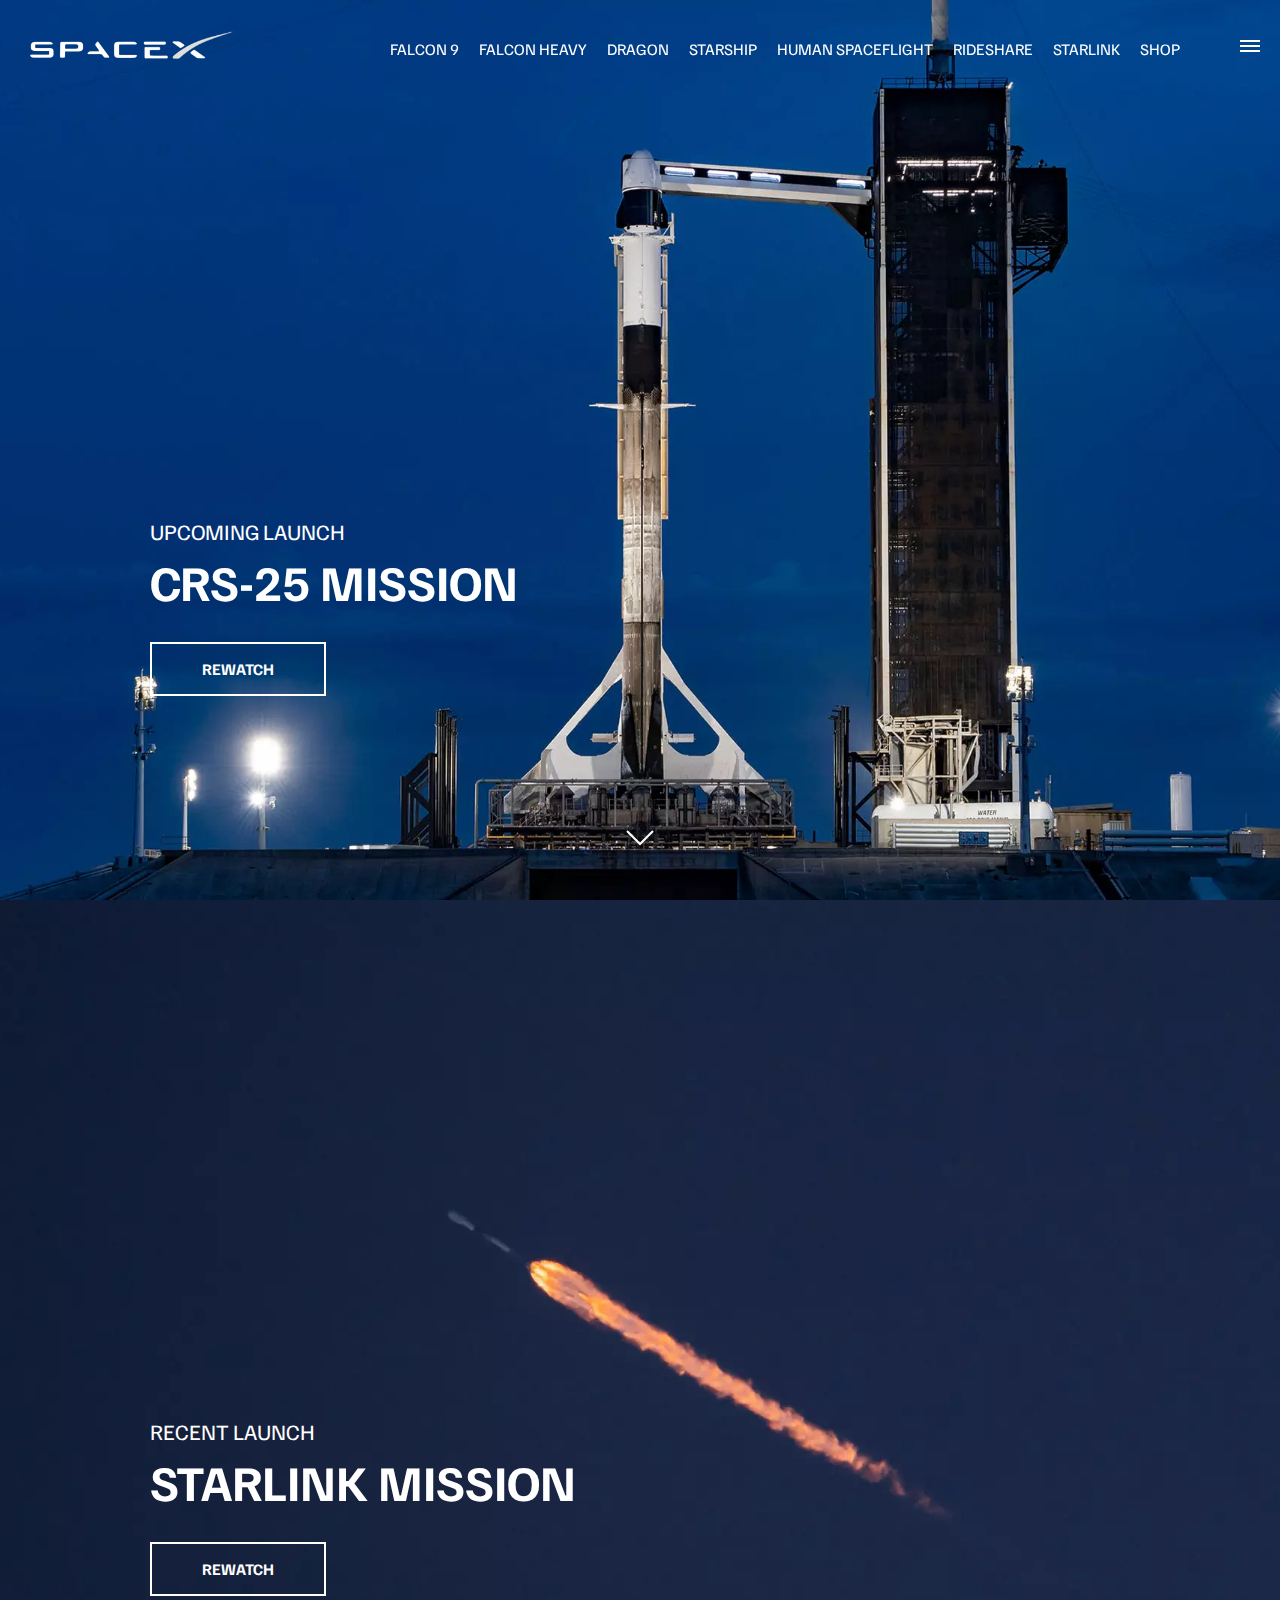
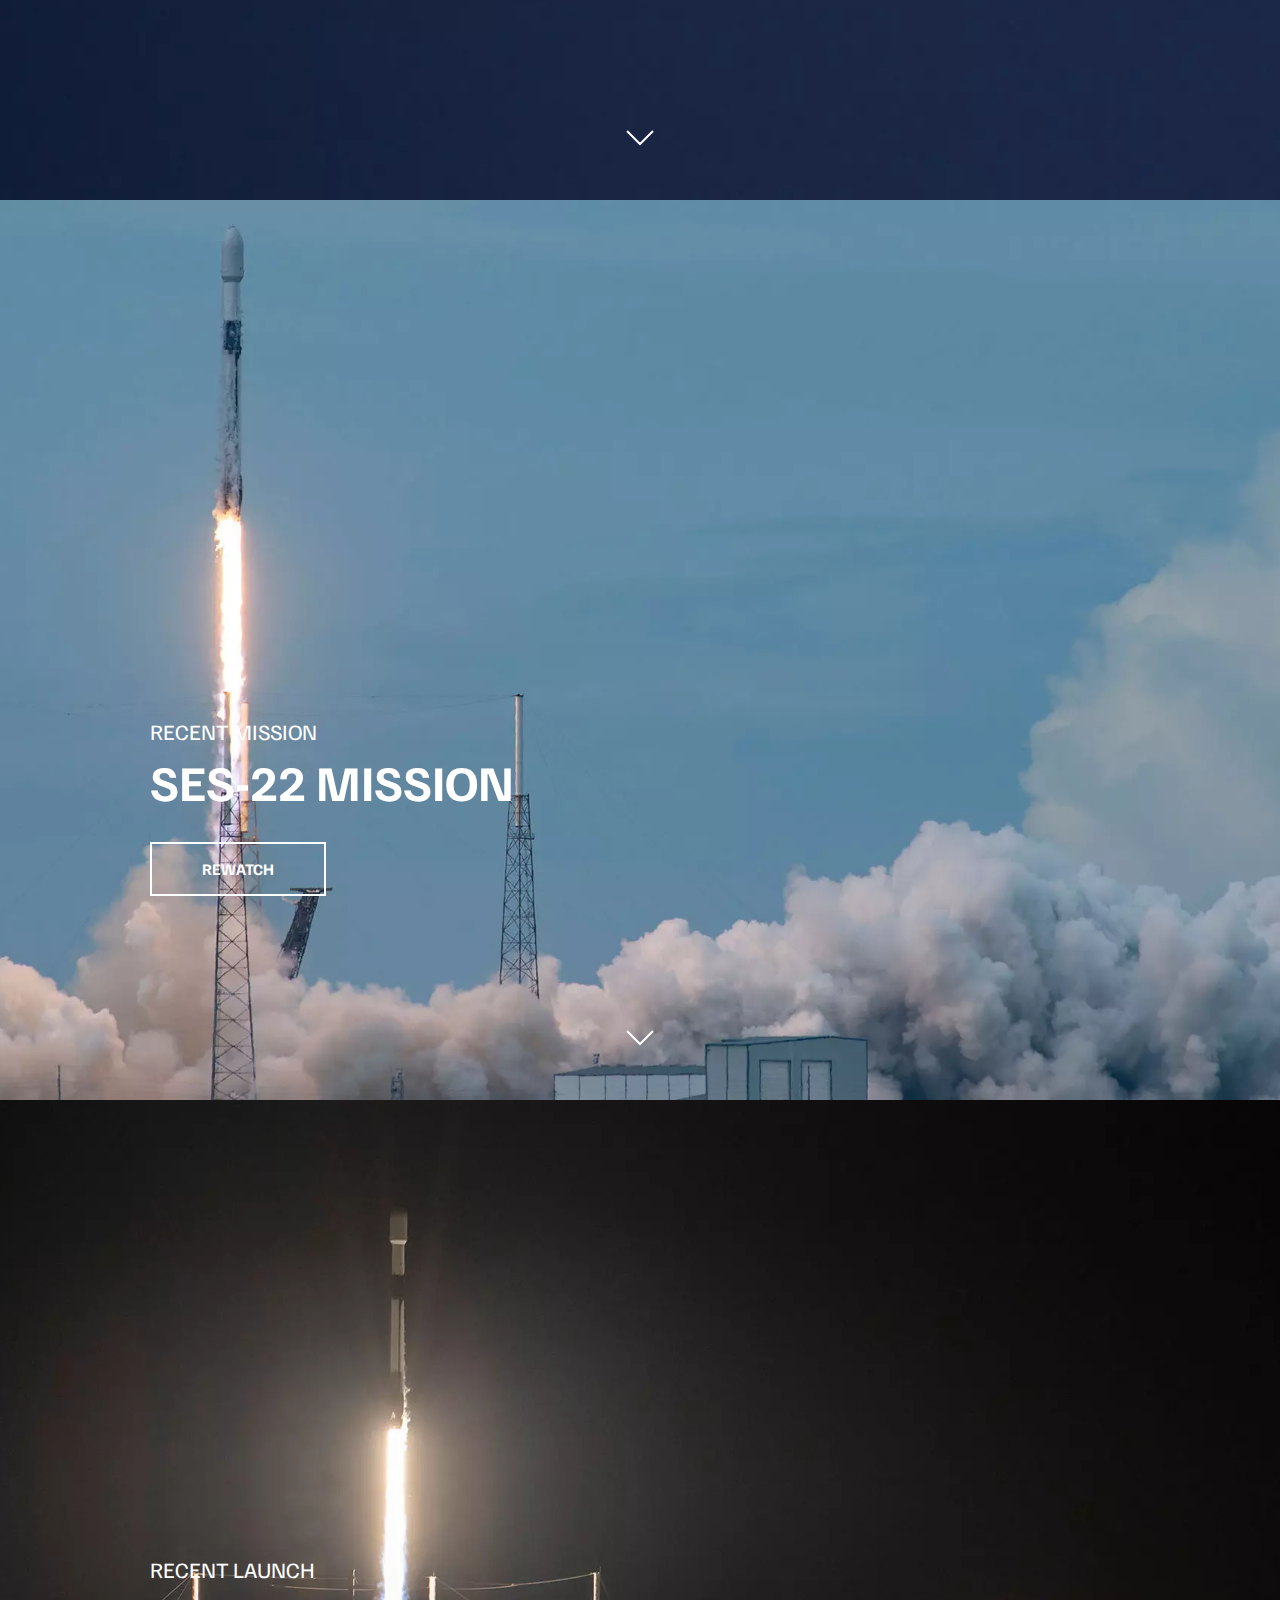
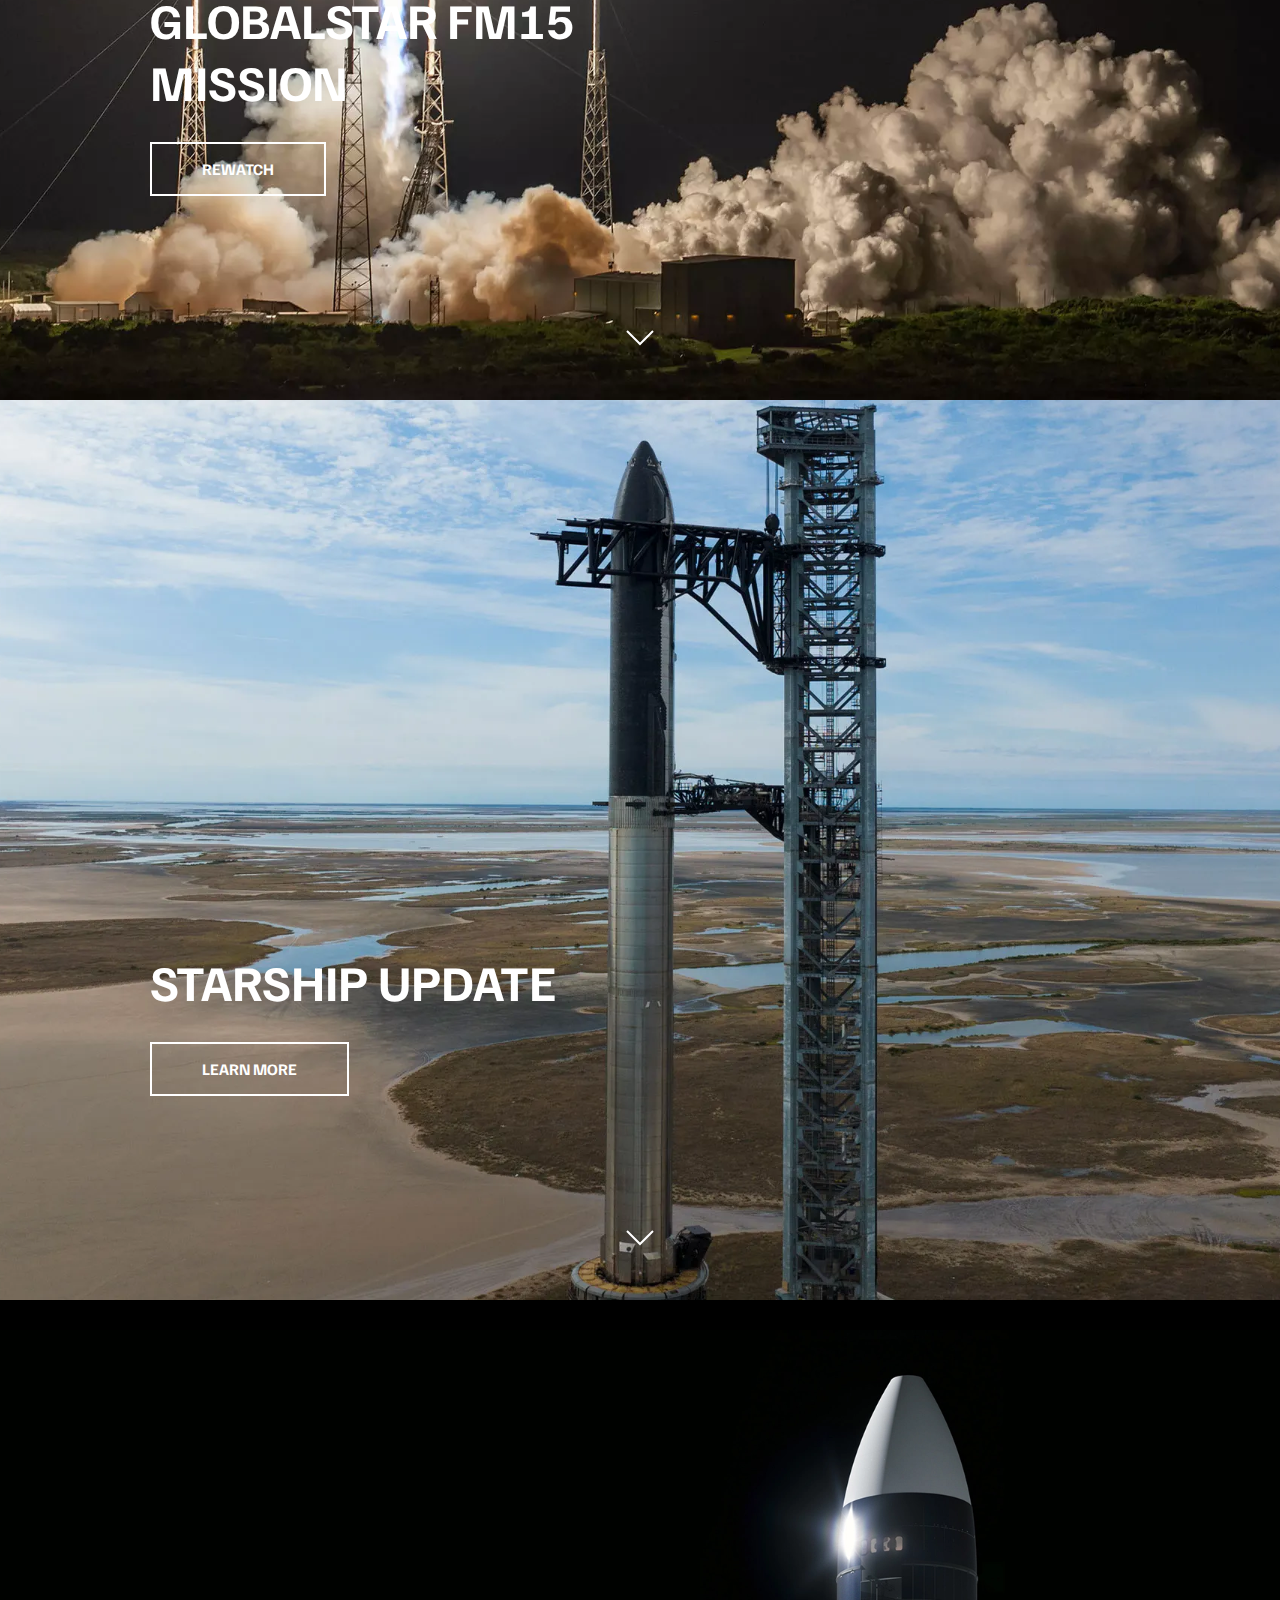
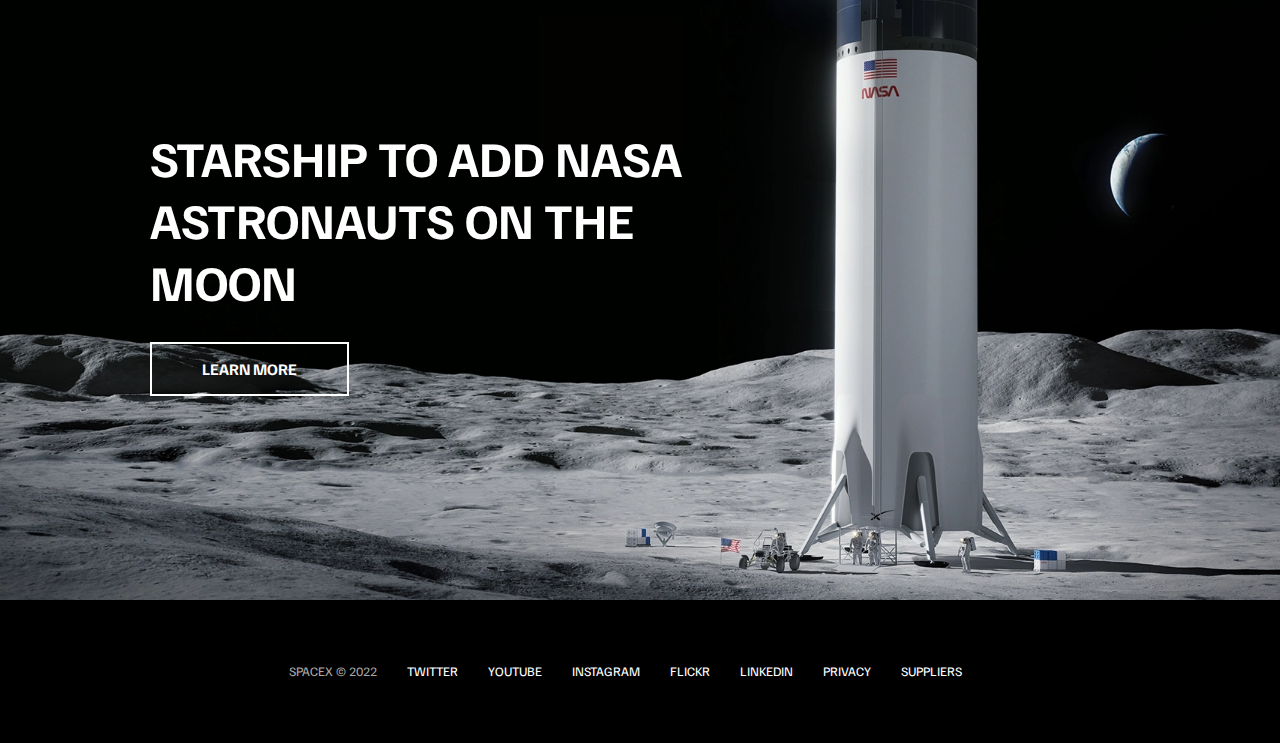
<file: index.html>
<!DOCTYPE html>
<html lang="en">
<head>
    <meta charset="UTF-8">
    <meta http-equiv="X-UA-Compatible" content="IE=edge">
    <meta name="viewport" content="width=device-width, initial-scale=1.0">
    <link rel="stylesheet" href="css/styles.css">
    <link rel="spacex icon" type="image/jpg" href="img/favicon.ico"/>
    <script src="js/script.js" defer></script>
    <title>SpaceX</title>
</head>
<body>
    <div id="overlay"></div>
    <div id="mobile-menu" class="mobile-main-menu">
        <ul>
            <li><a href="#">Mission</a></li>
            <li><a href="#">Launches</a></li>
            <li><a href="#">Careers</a></li>
            <li><a href="#">Updates</a></li>
            <li><a href="#">Shop</a></li>

            <li class="mobile-only"><a href="falcon9.html">Falcon 9</a></li>
            <li class="mobile-only"><a href="falcon-heavy.html">Falcon Heavy</a></li>
            <li class="mobile-only"><a href="dragon.html">Dragon</a></li>
            <li class="mobile-only"><a href="#">Starship</a></li>
            <li class="mobile-only"><a href="#">Human Spaceflight</a></li>
            <li class="mobile-only"><a href="#">Rideshare</a></li>
            <li class="mobile-only"><a href="#">Starlink</a></li>
            <li class="mobile-only"><a href="#">Shop</a></li>
        </ul>
    </div>
    <header class="main-header">
        <div class="logo">
            <a href="index.html">
                <img src="img/logo.png" alt="SpaceX" />
            </a>
        </div>
        <nav class="desktop-main-menu">
            <ul>
                <li><a href="falcon9.html">Falcon 9</a></li>
                <li><a href="falcon-heavy.html">Falcon Heavy</a></li>
                <li><a href="dragon.html">Dragon</a></li>
                <li><a href="#">Starship</a></li>
                <li><a href="#">Human Spaceflight</a></li>
                <li><a href="#">Rideshare</a></li>
                <li><a href="#">Starlink</a></li>
                <li><a href="#">Shop</a></li>
            </ul>
        </nav>
    </header>

    <!-- Hamburger Menu -->
    <button id="menu-btn" class="hamburger" type="button">
        <span class="hamburger-top"></span>
        <span class="hamburger-middle"></span>
        <span class="hamburger-bottom"></span>
    </button>

    <!-- Section A -->
    <section class="section-a">
        <div class="section-inner">
            <h4>Upcoming Launch</h4>
            <h2>CRS-25 Mission</h2>
            <a href="#" class="btn">
                <div class="hover"></div>
                <span>Rewatch</span>
            </a>
        </div>

        <div class="scroll-arrow">
            <svg width="30px" height="20px">
                <path
                  stroke="#ffffff"
                  fill="none"
                  stroke-width="2px"
                  d="M2.000,5.000 L15.000,18.000 L28.000,5.000 "
                ></path>
              </svg>
        </div>
    </section>

     <!-- Section B -->
     <section class="section-b">
        <div class="section-inner">
            <h4>Recent Launch</h4>
            <h2>Starlink Mission</h2>
            <a href="#" class="btn">
                <div class="hover"></div>
                <span>Rewatch</span>
            </a>
        </div>

        <div class="scroll-arrow">
            <svg width="30px" height="20px">
                <path
                  stroke="#ffffff"
                  fill="none"
                  stroke-width="2px"
                  d="M2.000,5.000 L15.000,18.000 L28.000,5.000 "
                ></path>
              </svg>
        </div>
    </section>

    <!-- Section C -->
    <section class="section-c">
        <div class="section-inner">
            <h4>Recent Mission</h4>
            <h2>SES-22 Mission</h2>
            <a href="#" class="btn">
                <div class="hover"></div>
                <span>Rewatch</span>
            </a>
        </div>

        <div class="scroll-arrow">
            <svg width="30px" height="20px">
                <path
                  stroke="#ffffff"
                  fill="none"
                  stroke-width="2px"
                  d="M2.000,5.000 L15.000,18.000 L28.000,5.000 "
                ></path>
              </svg>
        </div>
    </section>

    <!-- Section D -->
    <section class="section-d">
        <div class="section-inner">
            <h4>Recent Launch</h4>
            <h2>Globalstar FM15 Mission</h2>
            <a href="#" class="btn">
                <div class="hover"></div>
                <span>Rewatch</span>
            </a>
        </div>

        <div class="scroll-arrow">
            <svg width="30px" height="20px">
                <path
                  stroke="#ffffff"
                  fill="none"
                  stroke-width="2px"
                  d="M2.000,5.000 L15.000,18.000 L28.000,5.000 "
                ></path>
              </svg>
        </div>
    </section>

    <!-- Section E -->
    <section class="section-e">
        <div class="section-inner">
            <!-- <h4>Upcoming Launch</h4> -->
            <h2>Starship Update</h2>
            <a href="#" class="btn">
                <div class="hover"></div>
                <span>Learn more</span>
            </a>
        </div>

        <div class="scroll-arrow">
            <svg width="30px" height="20px">
                <path
                  stroke="#ffffff"
                  fill="none"
                  stroke-width="2px"
                  d="M2.000,5.000 L15.000,18.000 L28.000,5.000 "
                ></path>
              </svg>
        </div>
    </section>

    <!-- Section F -->
    <section class="section-f">
        <div class="section-inner">
            <h2>Starship to add NASA astronauts on the moon</h2>
            <a href="#" class="btn">
                <div class="hover"></div>
                <span>Learn more</span>
            </a>
        </div>
    </section>

    <footer>
        <ul>
            <li>SpaceX &copy; 2022</li>
            <li><a href="#">Twitter</a></li>
            <li><a href="#">Youtube</a></li>
            <li><a href="#">Instagram</a></li>
            <li><a href="#">Flickr</a></li>
            <li><a href="#">LinkedIn</a></li>
            <li><a href="#">Privacy</a></li>
            <li><a href="#">Suppliers</a></li>
        </ul>
    </footer>
</body>
</html>
</file>
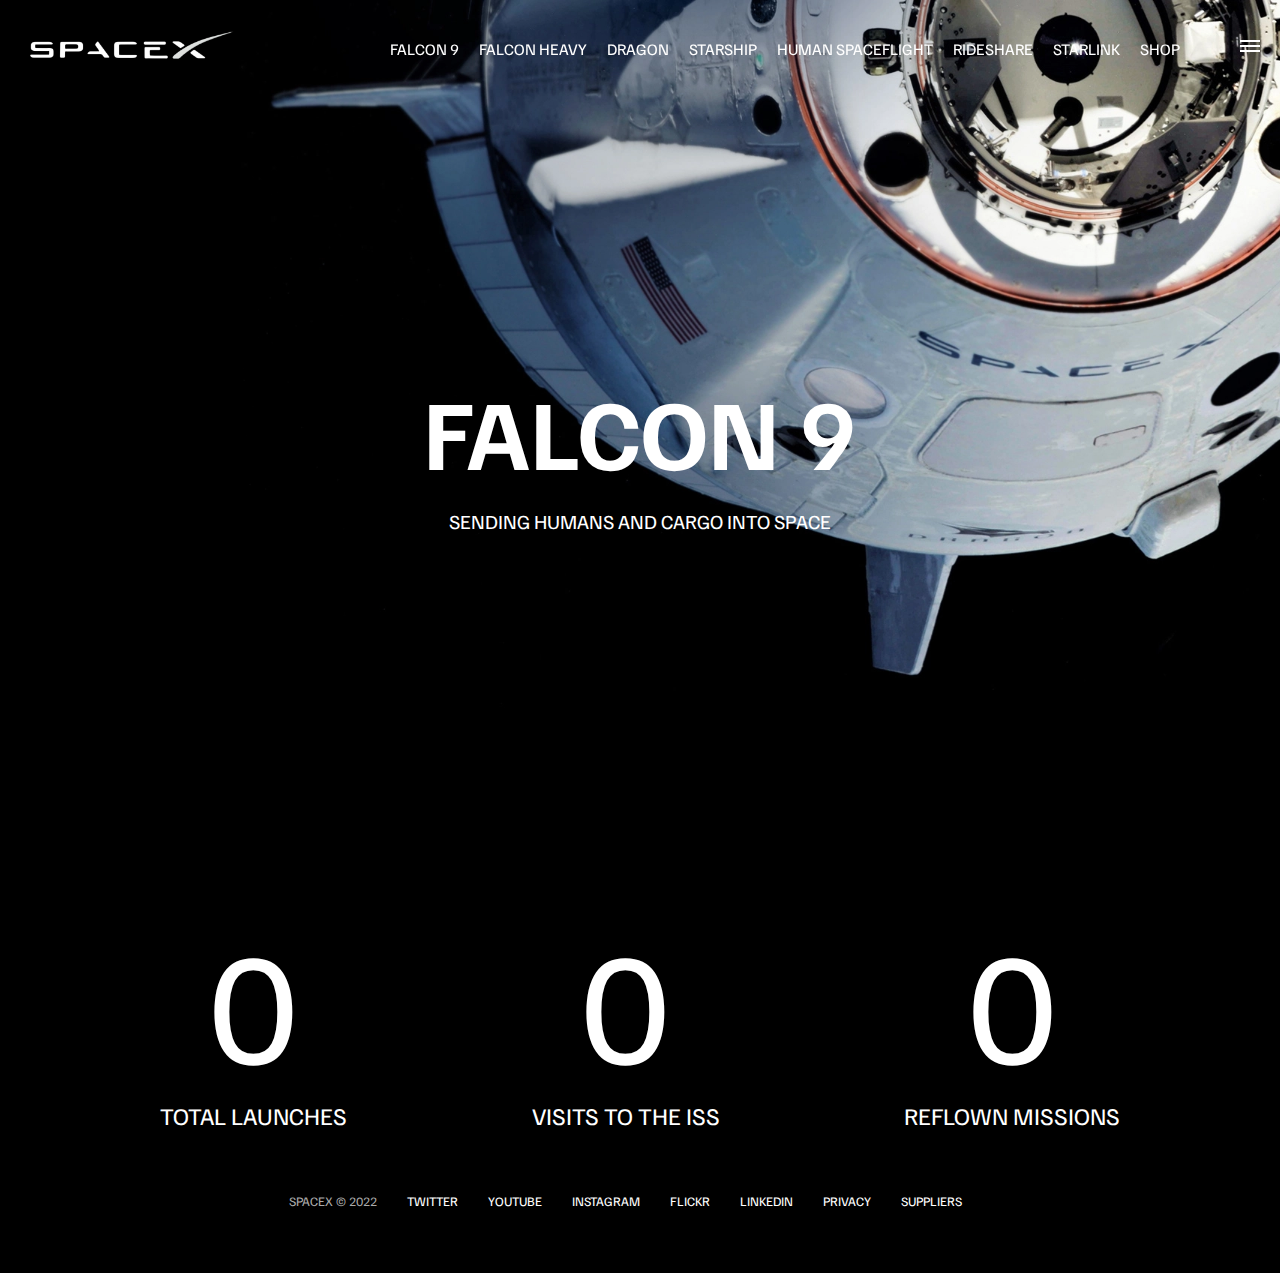
<file: dragon.html>
<!DOCTYPE html>
<html lang="en">
<head>
    <meta charset="UTF-8">
    <meta http-equiv="X-UA-Compatible" content="IE=edge">
    <meta name="viewport" content="width=device-width, initial-scale=1.0">
    <link rel="stylesheet" href="css/styles.css">
    <link rel="spacex icon" type="image/jpg" href="img/favicon.ico"/>
    <script src="js/script.js" defer></script>
    <title>Dragon</title>
</head>
<body>
    <div id="overlay"></div>
    <div id="mobile-menu" class="mobile-main-menu">
        <ul>
            <li><a href="#">Mission</a></li>
            <li><a href="#">Launches</a></li>
            <li><a href="#">Careers</a></li>
            <li><a href="#">Updates</a></li>
            <li><a href="#">Shop</a></li>

            <li class="mobile-only"><a href="falcon9.html">Falcon 9</a></li>
            <li class="mobile-only"><a href="falcon-heavy.html">Falcon Heavy</a></li>
            <li class="mobile-only"><a href="dragon.html">Dragon</a></li>
            <li class="mobile-only"><a href="#">Starship</a></li>
            <li class="mobile-only"><a href="#">Human Spaceflight</a></li>
            <li class="mobile-only"><a href="#">Rideshare</a></li>
            <li class="mobile-only"><a href="#">Starlink</a></li>
            <li class="mobile-only"><a href="#">Shop</a></li>
        </ul>
    </div>
    <header class="main-header">
        <div class="logo">
            <a href="index.html">
                <img src="img/logo.png" alt="SpaceX" />
            </a>
        </div>
        <nav class="desktop-main-menu">
            <ul>
                <li><a href="falcon9.html">Falcon 9</a></li>
                <li><a href="falcon-heavy.html">Falcon Heavy</a></li>
                <li><a href="dragon.html">Dragon</a></li>
                <li><a href="#">Starship</a></li>
                <li><a href="#">Human Spaceflight</a></li>
                <li><a href="#">Rideshare</a></li>
                <li><a href="#">Starlink</a></li>
                <li><a href="#">Shop</a></li>
            </ul>
        </nav>
    </header>

    <!-- Hamburger Menu -->
    <button id="menu-btn" class="hamburger" type="button">
        <span class="hamburger-top"></span>
        <span class="hamburger-middle"></span>
        <span class="hamburger-bottom"></span>
    </button>

    <section class="section-animate bg-dragon">

    </section>
    <div class="section-inner-center">
        <h3>Falcon 9</h3>
        <p>Sending humans and cargo into space</p>
    </div>

    <div class="stats">
        <div>
            <span class="counter" data-target="34">0</span>
            <h4>Total Launches</h4>
        </div>
        <div>
            <span class="counter" data-target="31">0</span>
            <h4>Visits to the ISS</h4>
        </div>
        <div>
            <span class="counter" data-target="14">0</span>
            <h4>Reflown Missions</h4>
        </div>
    </div>

    <footer>
        <ul>
            <li>SpaceX &copy; 2022</li>
            <li><a href="#">Twitter</a></li>
            <li><a href="#">Youtube</a></li>
            <li><a href="#">Instagram</a></li>
            <li><a href="#">Flickr</a></li>
            <li><a href="#">LinkedIn</a></li>
            <li><a href="#">Privacy</a></li>
            <li><a href="#">Suppliers</a></li>
        </ul>
    </footer>
</body>
</html>
</file>
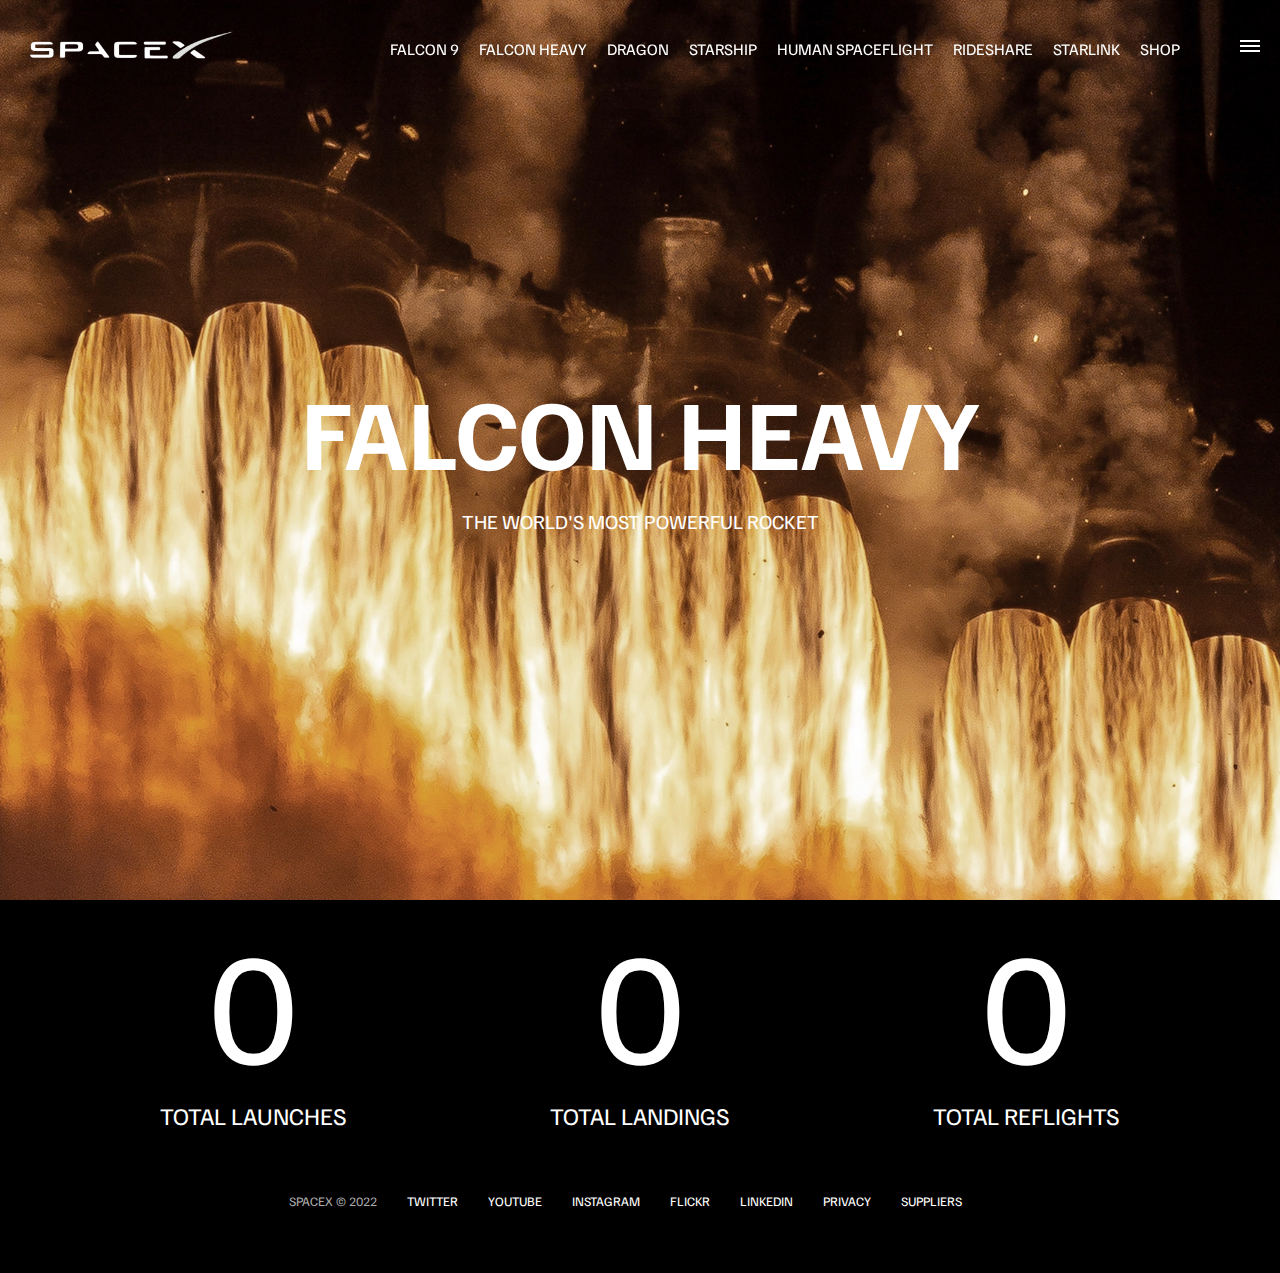
<file: falcon-heavy.html>
<!DOCTYPE html>
<html lang="en">
<head>
    <meta charset="UTF-8">
    <meta http-equiv="X-UA-Compatible" content="IE=edge">
    <meta name="viewport" content="width=device-width, initial-scale=1.0">
    <link rel="stylesheet" href="css/styles.css">
    <link rel="spacex icon" type="image/jpg" href="img/favicon.ico"/>
    <script src="js/script.js" defer></script>
    <title>Falcon Heavy</title>
</head>
<body>
    <div id="overlay"></div>
    <div id="mobile-menu" class="mobile-main-menu">
        <ul>
            <li><a href="#">Mission</a></li>
            <li><a href="#">Launches</a></li>
            <li><a href="#">Careers</a></li>
            <li><a href="#">Updates</a></li>
            <li><a href="#">Shop</a></li>

            <li class="mobile-only"><a href="falcon9.html">Falcon 9</a></li>
            <li class="mobile-only"><a href="falcon-heavy.html">Falcon Heavy</a></li>
            <li class="mobile-only"><a href="dragon.html">Dragon</a></li>
            <li class="mobile-only"><a href="#">Starship</a></li>
            <li class="mobile-only"><a href="#">Human Spaceflight</a></li>
            <li class="mobile-only"><a href="#">Rideshare</a></li>
            <li class="mobile-only"><a href="#">Starlink</a></li>
            <li class="mobile-only"><a href="#">Shop</a></li>
        </ul>
    </div>
    <header class="main-header">
        <div class="logo">
            <a href="index.html">
                <img src="img/logo.png" alt="SpaceX" />
            </a>
        </div>
        <nav class="desktop-main-menu">
            <ul>
                <li><a href="falcon9.html">Falcon 9</a></li>
                <li><a href="falcon-heavy.html">Falcon Heavy</a></li>
                <li><a href="dragon.html">Dragon</a></li>
                <li><a href="#">Starship</a></li>
                <li><a href="#">Human Spaceflight</a></li>
                <li><a href="#">Rideshare</a></li>
                <li><a href="#">Starlink</a></li>
                <li><a href="#">Shop</a></li>
            </ul>
        </nav>
    </header>

    <!-- Hamburger Menu -->
    <button id="menu-btn" class="hamburger" type="button">
        <span class="hamburger-top"></span>
        <span class="hamburger-middle"></span>
        <span class="hamburger-bottom"></span>
    </button>

    <section class="section-animate bg-falcon-heavy">

    </section>
    <div class="section-inner-center">
        <h3>Falcon Heavy</h3>
        <p>The world's most powerful rocket</p>
    </div>

    <div class="stats">
        <div>
            <span class="counter" data-target="3">0</span>
            <h4>Total Launches</h4>
        </div>
        <div>
            <span class="counter" data-target="7">0</span>
            <h4>Total Landings</h4>
        </div>
        <div>
            <span class="counter" data-target="4">0</span>
            <h4>Total Reflights</h4>
        </div>
    </div>

    <footer>
        <ul>
            <li>SpaceX &copy; 2022</li>
            <li><a href="#">Twitter</a></li>
            <li><a href="#">Youtube</a></li>
            <li><a href="#">Instagram</a></li>
            <li><a href="#">Flickr</a></li>
            <li><a href="#">LinkedIn</a></li>
            <li><a href="#">Privacy</a></li>
            <li><a href="#">Suppliers</a></li>
        </ul>
    </footer>
</body>
</html>
</file>
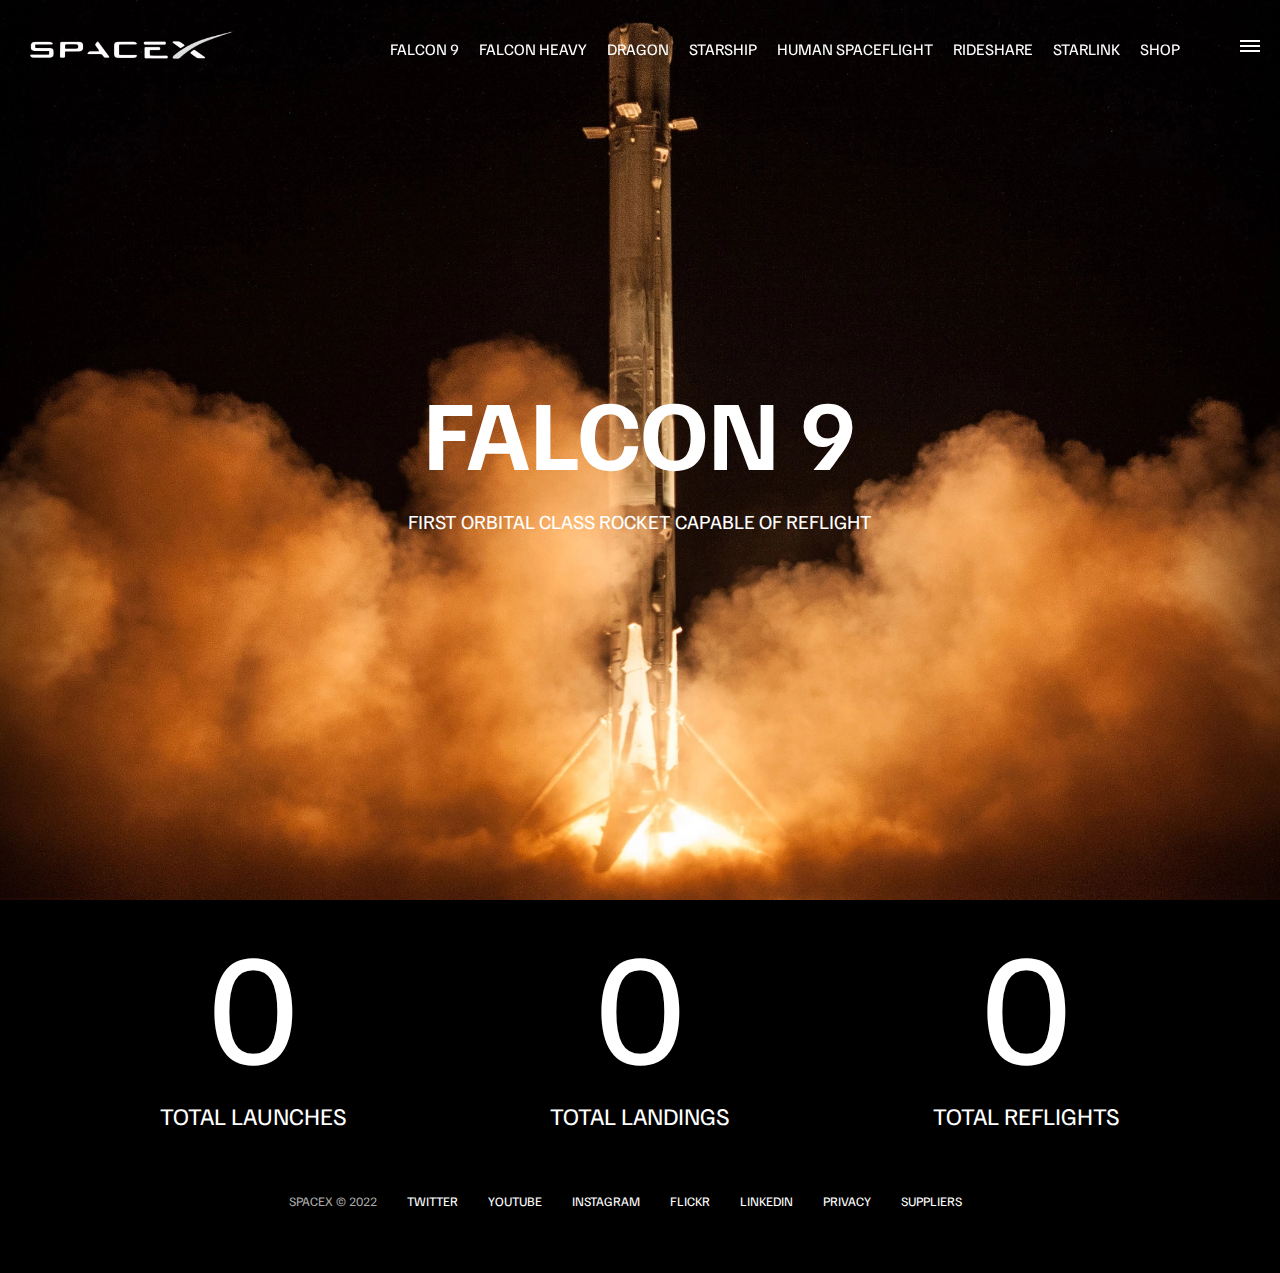
<file: falcon9.html>
<!DOCTYPE html>
<html lang="en">
<head>
    <meta charset="UTF-8">
    <meta http-equiv="X-UA-Compatible" content="IE=edge">
    <meta name="viewport" content="width=device-width, initial-scale=1.0">
    <link rel="stylesheet" href="css/styles.css">
    <link rel="spacex icon" type="image/jpg" href="img/favicon.ico"/>
    <script src="js/script.js" defer></script>
    <title>Falcon 9</title>
</head>
<body>
    <div id="overlay"></div>
    <div id="mobile-menu" class="mobile-main-menu">
        <ul>
            <li><a href="#">Mission</a></li>
            <li><a href="#">Launches</a></li>
            <li><a href="#">Careers</a></li>
            <li><a href="#">Updates</a></li>
            <li><a href="#">Shop</a></li>

            <li class="mobile-only"><a href="falcon9.html">Falcon 9</a></li>
            <li class="mobile-only"><a href="falcon-heavy.html">Falcon Heavy</a></li>
            <li class="mobile-only"><a href="dragon.html">Dragon</a></li>
            <li class="mobile-only"><a href="#">Starship</a></li>
            <li class="mobile-only"><a href="#">Human Spaceflight</a></li>
            <li class="mobile-only"><a href="#">Rideshare</a></li>
            <li class="mobile-only"><a href="#">Starlink</a></li>
            <li class="mobile-only"><a href="#">Shop</a></li>
        </ul>
    </div>
    <header class="main-header">
        <div class="logo">
            <a href="index.html">
                <img src="img/logo.png" alt="SpaceX" />
            </a>
        </div>
        <nav class="desktop-main-menu">
            <ul>
                <li><a href="falcon9.html">Falcon 9</a></li>
                <li><a href="falcon-heavy.html">Falcon Heavy</a></li>
                <li><a href="dragon.html">Dragon</a></li>
                <li><a href="#">Starship</a></li>
                <li><a href="#">Human Spaceflight</a></li>
                <li><a href="#">Rideshare</a></li>
                <li><a href="#">Starlink</a></li>
                <li><a href="#">Shop</a></li>
            </ul>
        </nav>
    </header>

    <!-- Hamburger Menu -->
    <button id="menu-btn" class="hamburger" type="button">
        <span class="hamburger-top"></span>
        <span class="hamburger-middle"></span>
        <span class="hamburger-bottom"></span>
    </button>

    <section class="section-animate bg-falcon-9">

    </section>
    <div class="section-inner-center">
        <h3>Falcon 9</h3>
        <p>First orbital class rocket capable of reflight</p>
    </div>

    <div class="stats">
        <div>
            <span class="counter" data-target="169">0</span>
            <h4>Total Launches</h4>
        </div>
        <div>
            <span class="counter" data-target="129">0</span>
            <h4>Total Landings</h4>
        </div>
        <div>
            <span class="counter" data-target="108">0</span>
            <h4>Total Reflights</h4>
        </div>
    </div>

    <footer>
        <ul>
            <li>SpaceX &copy; 2022</li>
            <li><a href="#">Twitter</a></li>
            <li><a href="#">Youtube</a></li>
            <li><a href="#">Instagram</a></li>
            <li><a href="#">Flickr</a></li>
            <li><a href="#">LinkedIn</a></li>
            <li><a href="#">Privacy</a></li>
            <li><a href="#">Suppliers</a></li>
        </ul>
    </footer>
</body>
</html>
</file>
<file: css/styles.css>
@import url('https://fonts.googleapis.com/css2?family=Familjen+Grotesk:wght@400;500;600;700&display=swap');

*, *::before, *::after {
    margin: 0;
    padding: 0;
    box-sizing: border-box;
}

body{
    font-family: 'Familjen Grotesk', sans-serif;
    background: #000;
    color: #fff;
}

a{
    text-decoration: none;
    color: #fff;
}

ul{
    list-style: none;
}

/* Header/Navbar */
.main-header{
    position: fixed;
    top: 0;
    left: 0;
    width: 100%;
    z-index: 3;
    display: flex;
    justify-content: space-between;
    align-items: center;
    text-transform: uppercase;
    height: 100px;
    padding: 0 30px;
}

/* Logo */
.logo{
    width: 210px;
    height: auto;
}

.logo img{
    display:block;
    width: 100%;
    height: auto;
}

/* Desktop Menu */
.desktop-main-menu{
    margin-right: 50px;
}

.desktop-main-menu ul{
    display: flex;
}

.desktop-main-menu ul li{
    position: relative;
    margin-right: 20px;
    padding-bottom: 2px;
}

/* Menu item botton border (underline on hover) */
.desktop-main-menu ul li a::after{
    content:'';
    position: absolute;
    bottom: 0;
    left: 0;
    width: 100%;
    height: 1px;
    background-color: #fff;
    transform: scaleX(0); /* Don't show the underline */
    transition: transform 0.6s cubic-bezier(0.19, 1, 0.22, 1);
    transform-origin: right center; /* Show underline right to center */
}

.desktop-main-menu ul li a:hover::after{
    transform: scaleX(1); /* Show the underline on hover */
    transform-origin: left center; /* Show underline left to center */
    transition-duration: 0.4s;
}

/* Sections */
section{
    position: relative;
    height:100vh;
    background-position: center center;
    background-repeat: no-repeat;
    background-size: cover;
    text-transform: uppercase;
}

.section-inner{
    position:absolute;
    bottom: 200px;
    left: 150px;
    max-width: 560px;
}

.section-inner h4{
    font-size: 22px;
    margin-bottom: 5px;
    font-weight: 300;
    animation: fadeInUp 0.5s ease-in-out;
}

.section-inner h2{
    font-size: 50px;
    font-weight: 700;
    margin-bottom: 20px;
    animation: fadeInUp 0.5s ease-in-out 0.2s;
    animation-fill-mode: both; /* Stop from showing at start of animation */
}

.section-inner a{
    animation: fadeInUp 0.5s ease-in-out 0.4s;
    animation-fill-mode: both; /* Stop from showing at start of animation */
}

/* Background images */
.section-a{
    background-image: url('../img/section-a.webp');
}

.section-b{
    background-image: url('../img/section-b.webp');
}
.section-c{
    background-image: url('../img/section-c.webp');
}
.section-d{
    background-image: url('../img/section-d.webp');
}
.section-e{
    background-image: url('../img/section-e.webp');
}
.section-f{
    background-image: url('../img/section-f.webp');
}

.btn {
    position: relative;
    display: inline-block;
    cursor: pointer;
    text-align: center;
    min-width: 130px;
    padding: 15px 50px;
    margin-top: 10px;
    border: 2px solid #fff;
    text-transform: uppercase;
    font-weight: bold;
    overflow: hidden;
    z-index: 2;
}

.btn:hover span{
    color: #000
}

.btn .hover{
    position: absolute;
    top: 0;
    left: 0;
    width: 100%;
    height: 100%;
    background-color: #fff;
    color: #000;
    z-index: -1;
    /* transform: translateY(100%); */
    transform-origin: top center;
    transform: scale3d(1,0,1);
    transition: transform 0.6s cubic-bezier(0.19, 1, 0.22, 1);
}

.btn:hover .hover{
    transform: scale3d(1, 1, 1);
    transform-origin: bottom center;
    /* transform: translateY(0); */
}

.scroll-arrow {
    position: absolute;
    bottom: 50px;
    left: 50%;
    transform: translateX(-50%);
    animation: fadeBounce 5s infinite;
}

/* Footer */
footer {
    position: relative;
    padding: 55px 0;
}

footer ul {
    display: flex;
    justify-content: center;
    align-items: center;
    flex-wrap: wrap;
}

footer ul li {
    margin-right: 30px;
    color: #aaa;
    text-transform: uppercase;
    font-size: 13px;
    line-height: 2.5;
}

footer ul li a {
    color: #fff;
    transition: color 0.6s;
}

footer ul li a:hover {
    color: #aaa;
}

/* Hamburger Menu */
.hamburger {
    position: fixed;
    top: 40px;
    right: 20px;
    z-index: 10;
    cursor: pointer;
    width: 20px;
    height: 20px;
    background: none;
    border: none;
}

.hamburger-top, .hamburger-middle, .hamburger-bottom {
    position: absolute;
    width: 20px;
    height: 2px;
    top: 0;
    left: 0;
    background-color: #fff;
    transition: all 0.5s;
}

.hamburger-middle {
    transform: translateY(5px);
}

.hamburger-bottom {
    transform: translateY(10px);
}

/* Transition hamburger to X when open */
.open {
    transform: rotate(90deg);
}

.open .hamburger-top {
    transform: rotate(45deg) translateY(6px) translateX(6px);
}

.open .hamburger-middle {
    display: none;
}

.open .hamburger-bottom {
    transform: rotate(-45deg) translateY(6px) translateX(-6px);
}

/* Overlay */
.overlay-show {
    position: fixed;
    top: 0;
    left: 0;
    width: 100%;
    height: 100%;
    background-color: rgba(0, 0, 0, 0.5);
    z-index: 3;
    transition: all 0.5s
}

/* Stop body scroll */
.stop-scrolling {
    overflow: hidden;
}

/* Hide mobile main menu items */
.mobile-only {
    display: none;
}

/* Mobile menu */
.mobile-main-menu {
    position: fixed;
    top: 0;
    right: 0;
    width: 350px;
    height: 100%;
    z-index: 4;
    background-color: #000;
    display: flex;
    align-items: center;
    justify-content: center;
    transform: translateX(100%);
    transition: transform 0.6s cubic-bezier(0.19, 1, 0.22, 1);
}

/* Bring menu from right */
.show-menu {
    transform: translateX(0);
}

.mobile-main-menu ul {
    display: flex;
    flex-direction: column;
    align-items: end;
    justify-content: center;
    padding: 50px;
    width: 100%;
}

.mobile-main-menu ul li {
    margin-bottom: 20px;
    font-size: 18px;
    text-transform: uppercase;
    border-bottom: 1px #555 solid;
    width: 100%;
    text-align: right;
    padding-bottom: 8px;
}

.mobile-main-menu ul li a {
    color: #fff;
    transition: color 0.6s;
}

.mobile-main-menu ul li a:hover {
    color: #aaa
}

/* Inner Pages */
.bg-falcon-9 {
    background-image: url('../img/falcon-9.webp');
}

.bg-falcon-heavy {
    background-image: url('../img/falcon-heavy.webp');
}

.bg-dragon {
    background-image: url('../img/dragon.webp');
}

.section-animate {
    animation: fadeIn 2s ease-in-out;
}

.section-inner-center {
    position: absolute;
    top: 50%;
    left: 50%;
    transform: translate(-50%, -50%);
    text-transform: uppercase;
    text-align: center; 
    width: 80%;
}

.section-inner-center h3 {
    font-size: 100px;
    margin-bottom: 15px;
    animation: fadeInUp 0.5s ease-in-out;
}

.section-inner-center p {
    font-size: 20px;
    animation: fadeInUp 0.5s ease-in-out 0.2s;
    animation-fill-mode: both;
}

/* Stats */
.stats {
    max-width: 960px;
    margin: 0 auto;
    display: flex;
    align-items: center;
    justify-content: space-between;
    text-align: center;
    text-transform: uppercase;
}

.stats div span {
    font-size: 160px;
}

.stats div h4 {
    font-size: 24px;
    font-weight: 300;
}

/* Animations */
@keyframes fadeInUp{
    0% {
        opacity: 0;
        transform: translateY(140px);
    }

    100%{
        opacity: 1;
        transform: translateY(0);
    }
}

@keyframes fadeIn{
    0% {
        opacity: 0;
    }

    100%{
        opacity: 1;
    }
}

@keyframes fadeBounce {
    0%,
    20%,
    50%,
    80%,
    100% {
        opacity: 0;
        transform: translateY(-20px);
    }

    40%{
        opacity: 1;
        transform: translateY(0)
    }
}

/* Media Queries */
@media(max-width: 960px) {
    /* Hide desktop menu */
    .desktop-main-menu {
        display: none;
    }

    /* Show main mobile items */
    .mobile-only {
        display: block;
    }

    .section-inner-center h3 {
        font-size: 75px;
    }
}

@media(max-width: 600px) {
    .section-inner {
        bottom: 75px;
        left: 20px;
    }

    .section-inner h2 {
        font-size: 40px;
    }

    footer ul li:first-child {
        position: absolute;
        top: 30px;
        left: 50%;
        transform: translate(-50%, -50%);
    }

    footer ul li {
        margin-right: 15px;
    }

    .logo {
        width: 150px;
        margin: auto;
    }

    .section-inner-center h3 {
        font-size: 50px;
    }

    /* Stats */
    .stats {
        flex-direction: column;
    }

    .stats div {
        margin-bottom: 20px;
    }
}
</file>
